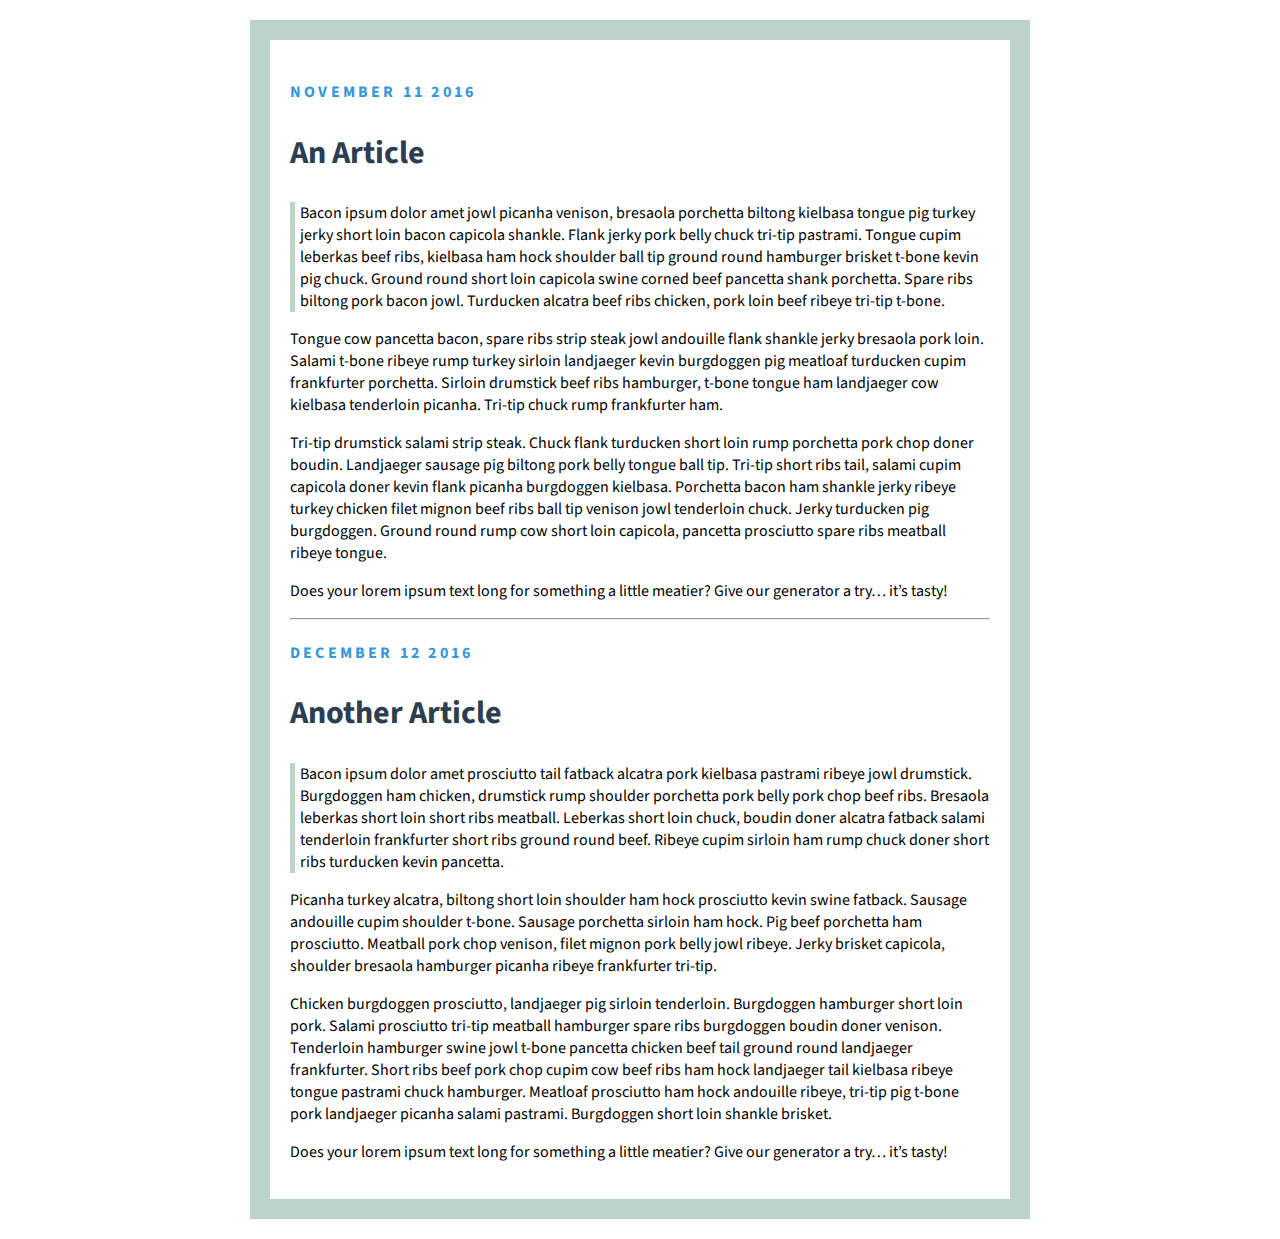
<file: blog.html>
<!DOCTYPE html>
<html>

<head>
    <title>My Blog</title>
    <link type="text/css" rel="stylesheet" href="blog.css">
   <link href="https://fonts.googleapis.com/css?family=Source+Sans+Pro:400,700" rel="stylesheet">
</head>

<div class="Post">

<div class="date"></div><h4>November 11 2016</h4></div>
    
<h2>An Article</h2>
    
<p>Bacon ipsum dolor amet jowl picanha venison, bresaola porchetta biltong kielbasa tongue pig turkey jerky short loin bacon capicola shankle. Flank jerky pork belly chuck tri-tip pastrami. Tongue cupim leberkas beef ribs, kielbasa ham hock shoulder ball tip ground round hamburger brisket t-bone kevin pig chuck. Ground round short loin capicola swine corned beef pancetta shank porchetta. Spare ribs biltong pork bacon jowl. Turducken alcatra beef ribs chicken, pork loin beef ribeye tri-tip t-bone.</p>

<p>Tongue cow pancetta bacon, spare ribs strip steak jowl andouille flank shankle jerky bresaola pork loin. Salami t-bone ribeye rump turkey sirloin landjaeger kevin burgdoggen pig meatloaf turducken cupim frankfurter porchetta. Sirloin drumstick beef ribs hamburger, t-bone tongue ham landjaeger cow kielbasa tenderloin picanha. Tri-tip chuck rump frankfurter ham.</p>

<p>Tri-tip drumstick salami strip steak. Chuck flank turducken short loin rump porchetta pork chop doner boudin. Landjaeger sausage pig biltong pork belly tongue ball tip. Tri-tip short ribs tail, salami cupim capicola doner kevin flank picanha burgdoggen kielbasa. Porchetta bacon ham shankle jerky ribeye turkey chicken filet mignon beef ribs ball tip venison jowl tenderloin chuck. Jerky turducken pig burgdoggen. Ground round rump cow short loin capicola, pancetta prosciutto spare ribs meatball ribeye tongue.</p>

<p>Does your lorem ipsum text long for something a little meatier? Give our generator a try… it’s tasty!</p>
</div>
    
<hr>

<h4>December 12 2016</h4>
    
<h2>Another Article</h2>
    
<p>Bacon ipsum dolor amet prosciutto tail fatback alcatra pork kielbasa pastrami ribeye jowl drumstick. Burgdoggen ham chicken, drumstick rump shoulder porchetta pork belly pork chop beef ribs. Bresaola leberkas short loin short ribs meatball. Leberkas short loin chuck, boudin doner alcatra fatback salami tenderloin frankfurter short ribs ground round beef. Ribeye cupim sirloin ham rump chuck doner short ribs turducken kevin pancetta.</p>

<p>Picanha turkey alcatra, biltong short loin shoulder ham hock prosciutto kevin swine fatback. Sausage andouille cupim shoulder t-bone. Sausage porchetta sirloin ham hock. Pig beef porchetta ham prosciutto. Meatball pork chop venison, filet mignon pork belly jowl ribeye. Jerky brisket capicola, shoulder bresaola hamburger picanha ribeye frankfurter tri-tip.</p>

<p>Chicken burgdoggen prosciutto, landjaeger pig sirloin tenderloin. Burgdoggen hamburger short loin pork. Salami prosciutto tri-tip meatball hamburger spare ribs burgdoggen boudin doner venison. Tenderloin hamburger swine jowl t-bone pancetta chicken beef tail ground round landjaeger frankfurter. Short ribs beef pork chop cupim cow beef ribs ham hock landjaeger tail kielbasa ribeye tongue pastrami chuck hamburger. Meatloaf prosciutto ham hock andouille ribeye, tri-tip pig t-bone pork landjaeger picanha salami pastrami. Burgdoggen short loin shankle brisket.</p>

<p>Does your lorem ipsum text long for something a little meatier? Give our generator a try… it’s tasty!</p>
<body> 
</body>

</html>
</file>
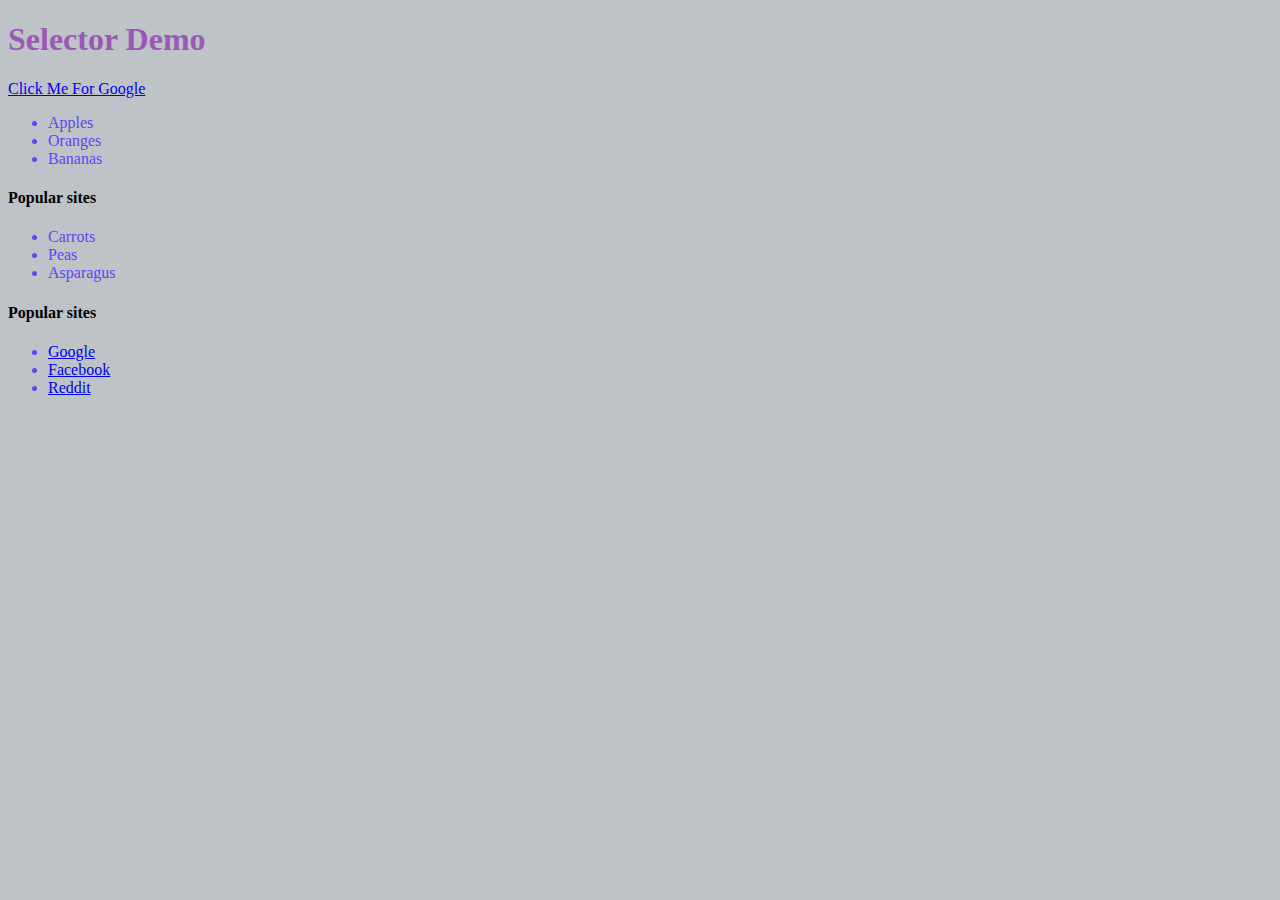
<file: selectors.html>
<!DOCTYPE html>
<html>
<head>
    <title>Secltors Demo</title>
    <link rel="stylesheet" type="text/css"  href="selectors.css">
</head>
<body>

<h1>Selector Demo</h1>
<a href="http://www.google.com">Click Me For Google </a>
    
<ul>
    <li>Apples</li>
    <li>Oranges</li>
    <li>Bananas</li>
</ul>    

<h4>Popular sites</h4>
    
<ul>
    <li>Carrots</li>
    <li>Peas</li>
    <li>Asparagus</li>
</ul>  
    
<h4>Popular sites</h4>
    
<ul>
    <li>
        <a href="http://www.google.com">Google</a>
    </li>
    <li>
        <a href="http://www.facebook.com">Facebook</a>
    </li>
    <li>
        <a href="http://www.reddit.com">Reddit</a>
    </li>
</ul> 
    
</body>
</html>
</file>
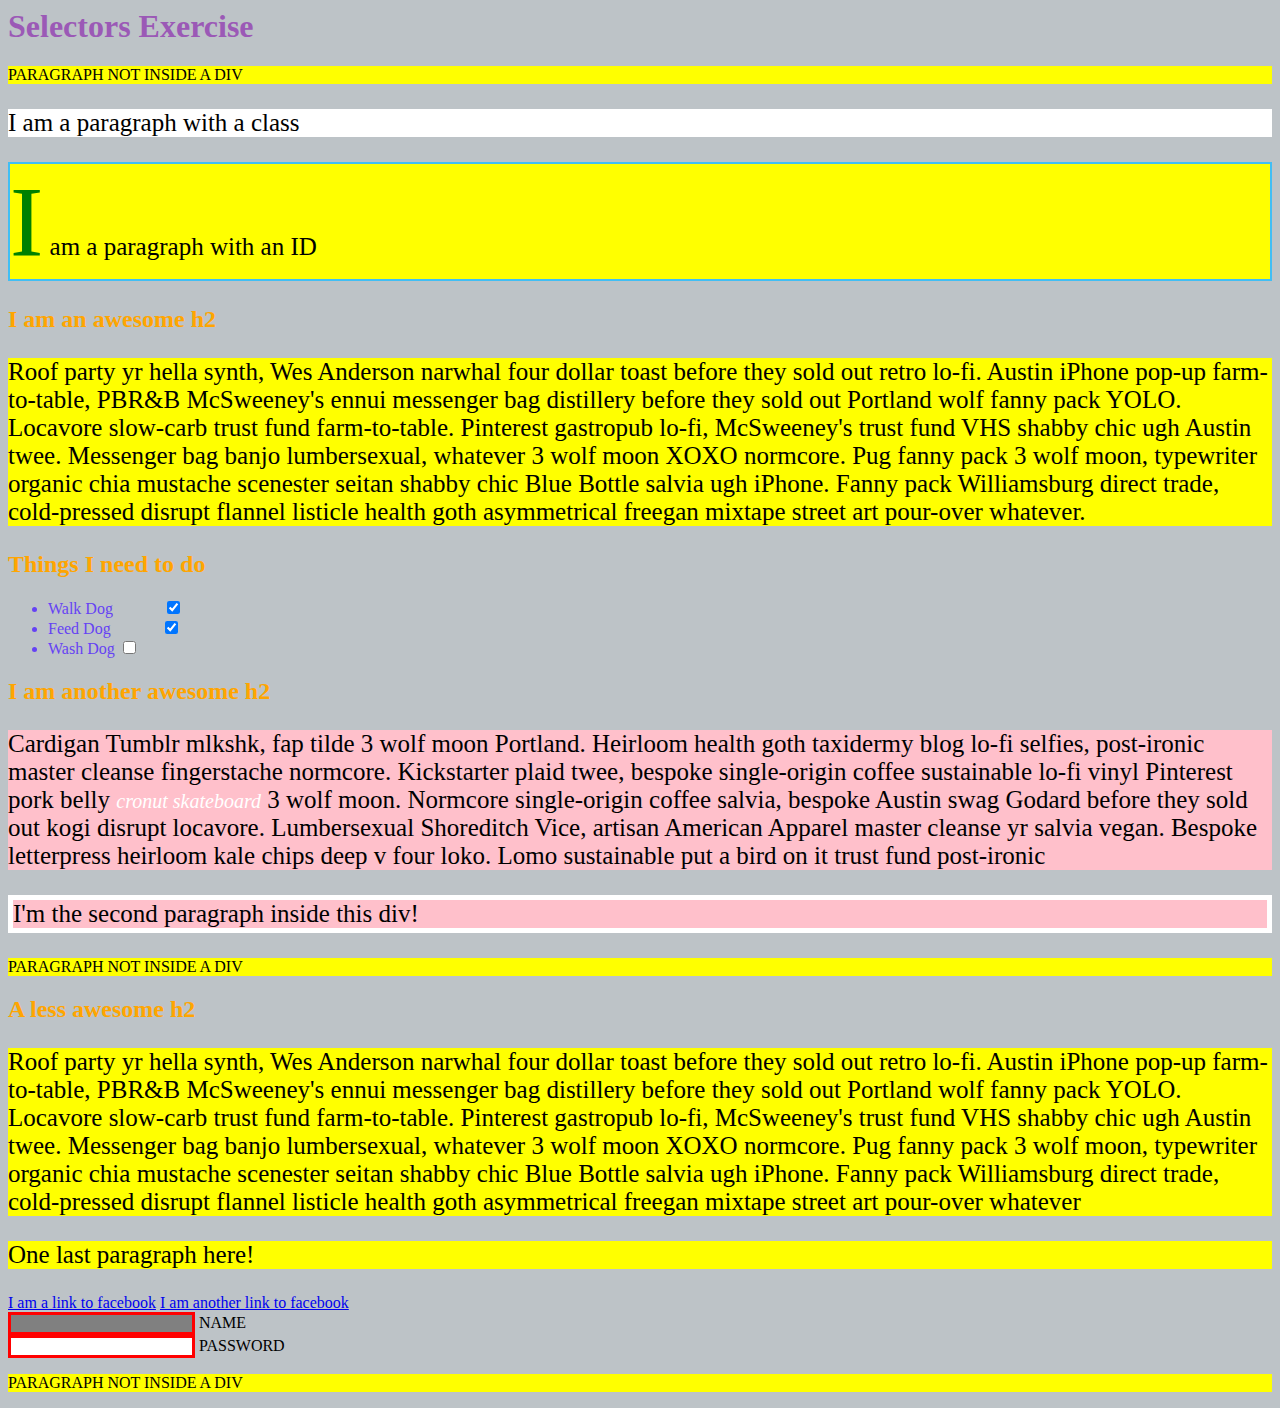
<file: selectorsExercise.html>
<html>
<head>
  <meta charset="UTF-8">
  <title>Selectors Exercise</title>
  <link rel="stylesheet" type="text/css" href="selectors.css">
</head>
<body>
  <h1>Selectors Exercise</h1>

<p>PARAGRAPH NOT INSIDE A DIV</p>

<div>
  <p class="hello">I am a paragraph with a class</p>
  <p id="special">I am a paragraph with an ID</p>

  <h2>I am an awesome h2</h2>
  
  
  <p>Roof party yr hella synth, Wes Anderson narwhal four dollar toast before they sold out retro lo-fi. Austin iPhone pop-up farm-to-table, PBR&B McSweeney's ennui messenger bag distillery before they sold out Portland wolf fanny pack YOLO. Locavore slow-carb trust fund farm-to-table. Pinterest gastropub lo-fi, McSweeney's trust fund VHS shabby chic ugh Austin twee. Messenger bag banjo lumbersexual, whatever 3 wolf moon XOXO normcore. Pug fanny pack 3 wolf moon, typewriter organic chia mustache scenester seitan shabby chic Blue Bottle salvia ugh iPhone. Fanny pack Williamsburg direct trade, cold-pressed disrupt flannel listicle health goth asymmetrical freegan mixtape street art pour-over whatever.</p>

</div>

<div>
  <h2>Things I need to do</h2>

  <ul>
    <li>Walk Dog <input type="checkbox" checked> </li>
    <li>Feed Dog <input type="checkbox" checked> </li>
    <li>Wash Dog <input type="checkbox"></li>
  </ul>
</div>

<div>
  <h2>I am another awesome h2</h2>

  <p>Cardigan Tumblr mlkshk, fap tilde 3 wolf moon Portland. Heirloom health goth taxidermy blog lo-fi selfies, post-ironic master cleanse fingerstache normcore. Kickstarter plaid twee, bespoke single-origin coffee sustainable lo-fi vinyl Pinterest pork belly <em>cronut skateboard</em> 3 wolf moon. Normcore single-origin coffee salvia, bespoke Austin swag Godard before they sold out kogi disrupt locavore. Lumbersexual Shoreditch Vice, artisan American Apparel master cleanse yr salvia vegan. Bespoke letterpress heirloom kale chips deep v four loko. Lomo sustainable put a bird on it trust fund post-ironic</p>

  <p>I'm the second paragraph inside this div!</p>
</div>

<p>PARAGRAPH NOT INSIDE A DIV</p>


<div>
  <h2>A less awesome h2</h2>

  <p>Roof party yr hella synth, Wes Anderson narwhal four dollar toast before they sold out retro lo-fi. Austin iPhone pop-up farm-to-table, PBR&B McSweeney's ennui messenger bag distillery before they sold out Portland wolf fanny pack YOLO. Locavore slow-carb trust fund farm-to-table. Pinterest gastropub lo-fi, McSweeney's trust fund VHS shabby chic ugh Austin twee. Messenger bag banjo lumbersexual, whatever 3 wolf moon XOXO normcore. Pug fanny pack 3 wolf moon, typewriter organic chia mustache scenester seitan shabby chic Blue Bottle salvia ugh iPhone. Fanny pack Williamsburg direct trade, cold-pressed disrupt flannel listicle health goth asymmetrical freegan mixtape street art pour-over whatever</p>

  <p>One last paragraph here!</p>

  <a href="http://www.facebook.com">I am a link to facebook</a>
  <a href="http://www.facebook.com">I am another link to facebook</a>
  <br>

  <input type="text" name="name" /><label> Name</label><br/>
  <input type="password" name="password" /><label> Password</label><br/>

</div>

<p>PARAGRAPH NOT INSIDE A DIV</p>

</body>
</html>
</file>
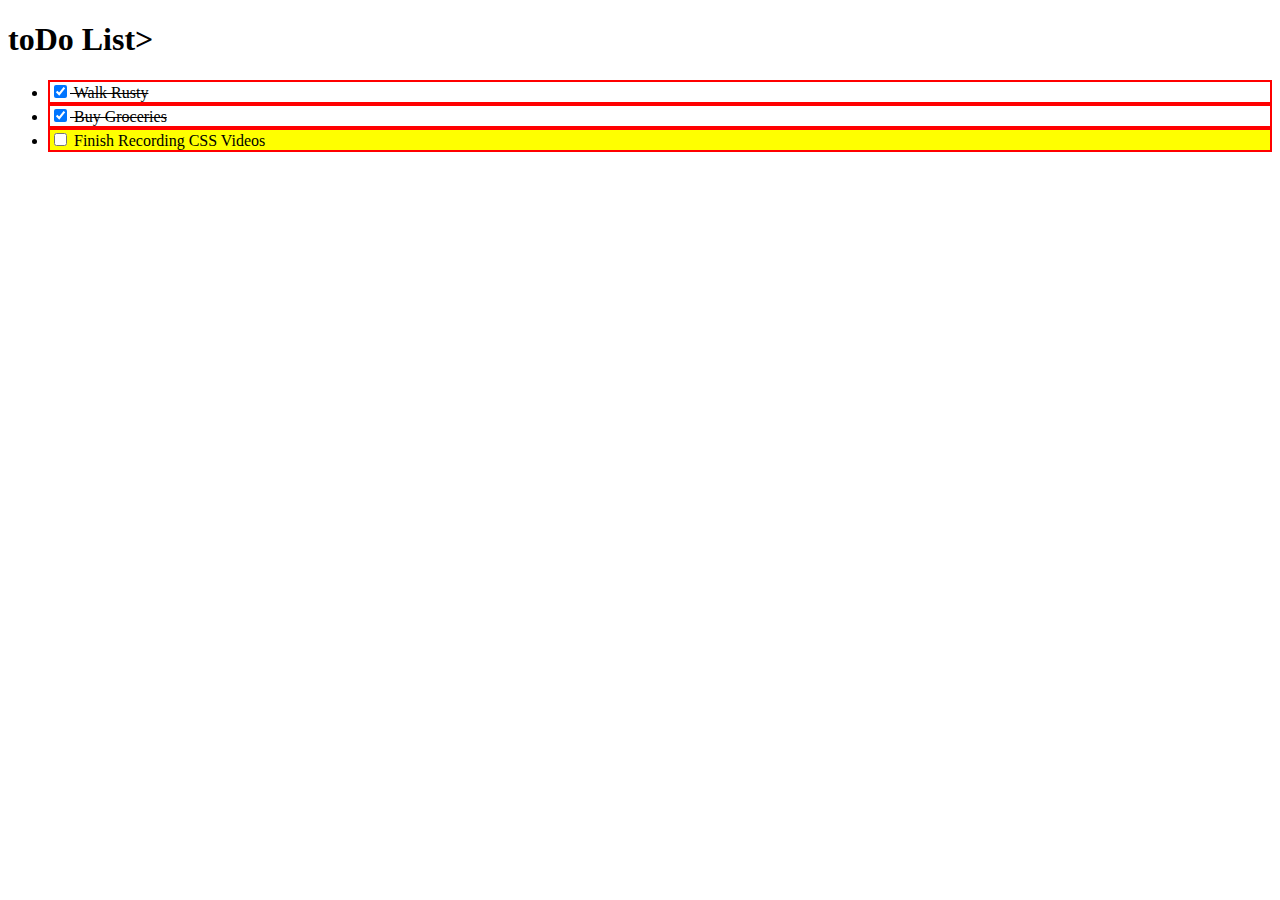
<file: todolist.html>
<!DOCTYPE html>
<html>
<head>
    <title>Todo List</title>
    <link rel="stylesheet" type="text/css" href="todos.css">
</head>
<body>
    
<h1>toDo List></h1>
    
<ul>
    <li class="completed">
        <input type="checkbox" checked>
         Walk Rusty
    </li>
    <li class="completed">
        <input type="checkbox" checked>
         Buy Groceries
    </li> 
    <li id="special">
        <input type="checkbox">
         Finish Recording CSS Videos
    </li>
    </ul>
    
</body>
</html>
</file>
<file: blog.css>
body {
    border: solid 20px #bcd3c7;
    max-width: 700px;
    width: 80%;
    margin: 20px auto;
    padding: 20px;
    font-family: "Source Sans Pro";
    
}

h4 {
    color: #3498db;
    text-transform: uppercase;
    letter-spacing: 0.2rem;
}

h2 {
    color: #2c3e50;
    font-size: 2.0rem; 
}

h2 + p {
    border-left: solid 5px #bcd3c7;
    padding-left: 5px;
}
</file>
<file: selectors.css>
/* Style the HTML elements according to the following instructions. 
DO NOT ALTER THE EXISTING HTML TO DO THIS.  WRITE ONLY CSS!

/* Give the <body> element a background of #bdc3c7*/
body {
    background: #bdc3c7;
}
/* Make the <h1> element #9b59b6*/
h1 {
    color: #9b59b6;
}
/* Make all <h2> elements orange */
h2 {
    color: orange;
}
/* Make all <li> elements blue(pick your own hexadecimal blue)*/ 
li {
    color: #6542f4;
}
/*Change the background on every paragraph to be yellow*/
p {
    background: yellow;
}
/*Make all inputs have a 3px red border*/
input {
    border: 3px solid red;
}
/* Give everything with the class 'hello' a white background*/
.hello {
    background: white;
}
/* Give the element with id 'special' a 2px solid blue border(pick your own rgb blue)*/
#special {
    border: 2px solid rgb(65, 190, 244);
}
/*Make all the <p>'s that are nested inside of divs 25px font(font-size: 25px)*/
div p {
    font-size: 25px;
}
/*Make only inputs with type 'text' have a gray background*/
input[type="text"] {
    background: gray;
}
/* Give both <p>'s inside the 3rd <div> a pink background*/
div:nth-of-type(3) p {
    background: pink;
} 
/* Give the 2nd <p> inside the 3rd <div> a 5px white border*/
div:nth-of-type(3) p:nth-of-type(2) {
    border: 5px solid white;
} 
/* Make the <em> in the 3rd <div> element white and 20px font(font-size:20px)*/
div:nth-of-type(3) em {
    color: white;
    font-size: 20px;
}
/*BONUS CHALLENGES*/
/*You may need to research some other selectors and properties*/

/*Make all "checked" checkboxes have a left margin of 50px(margin-left: 50px)*/
input[type="checkbox"]:checked {
    margin-left: 50px;
}
/* Make the <label> elements all UPPERCASE without changing the HTML(definitely look this one up*/
label {
    text-transform: uppercase;
}
/*Make the first letter of the element with id 'special' green and 100px font size(font-size: 100)*/
#special::first-letter {
    color: green;
    font-size: 100; 
}
/*Make the <h1> element's color change to blue when hovered over */
h1:hover {
    color: blue;
}
/*Make the <a> element's that have been visited gray */
a:visited {
    color: gray
}
</file>
<file: todos.css>
li {
    border: 2px solid red;
}

#special {
    background: yellow;
}

.completed {
    text-decoration: line-through;
}
</file>
